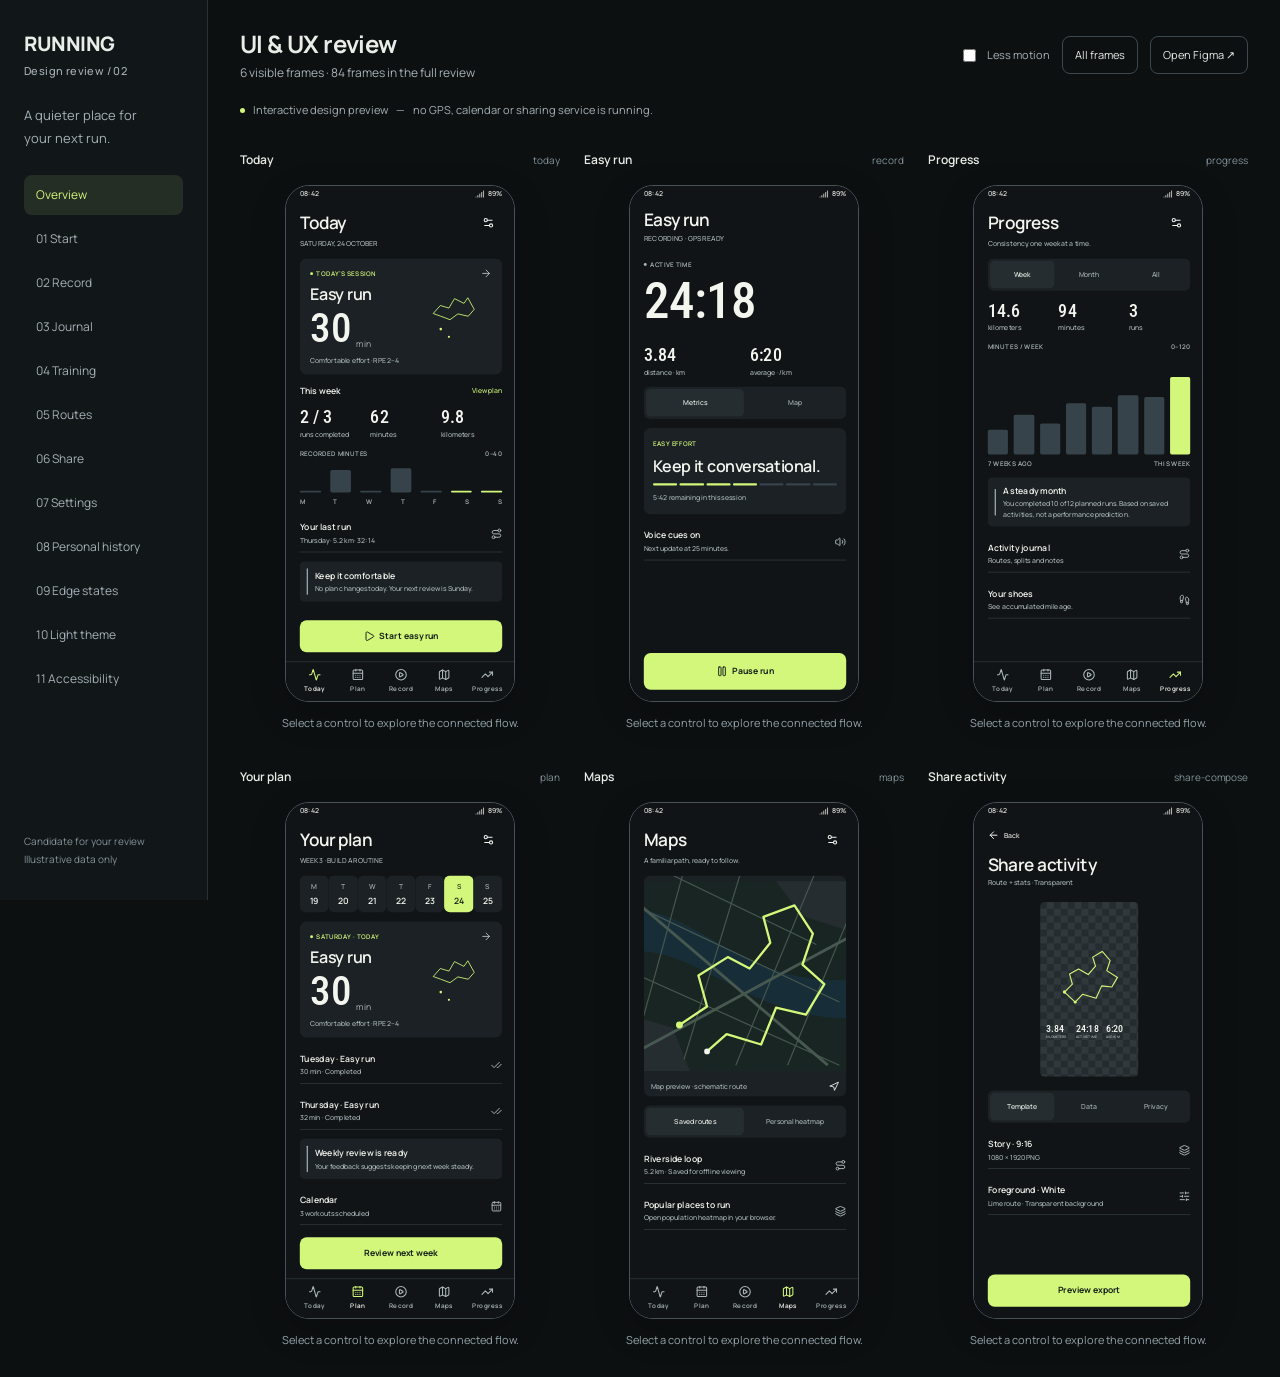
<file: design/review/index.html>
<!doctype html>
<html lang="en">
<head>
  <meta charset="utf-8"><meta name="viewport" content="width=device-width, initial-scale=1">
  <title>Running Tracker — UI and UX review</title>
  <link rel="stylesheet" href="review.css">
</head>
<body>
  <a class="skip" href="#review-content">Skip to frames</a>
  <aside class="review-sidebar">
    <div class="review-brand">RUNNING<br><span>Design review / 02</span></div>
    <p class="review-caption">A quieter place for<br>your next run.</p>
    <nav id="groups" aria-label="Frame groups"></nav>
    <div class="review-sidebar-foot">Candidate for your review<br>Illustrative data only</div>
  </aside>
  <main id="review-content">
    <header class="review-toolbar">
      <div><h1>UI & UX review</h1><p id="review-summary">Complete mobile flows, ready to explore.</p></div>
      <div class="review-tools">
        <label><input type="checkbox" id="reduce-motion"> Less motion</label>
        <button id="show-overview" type="button">All frames</button>
        <a href="https://www.figma.com/design/7CpE47wcyMtInNRhbwt3tD" target="_blank" rel="noreferrer">Open Figma ↗</a>
      </div>
    </header>
    <div class="review-context"><span class="review-dot"></span> Interactive design preview <span>—</span> no GPS, calendar or sharing service is running.</div>
    <div id="frames" class="frame-grid"></div>
    <p id="review-live" class="sr-only" role="status" aria-live="polite"></p>
  </main>
  <script type="module" src="review.mjs"></script>
</body>
</html>
</file>
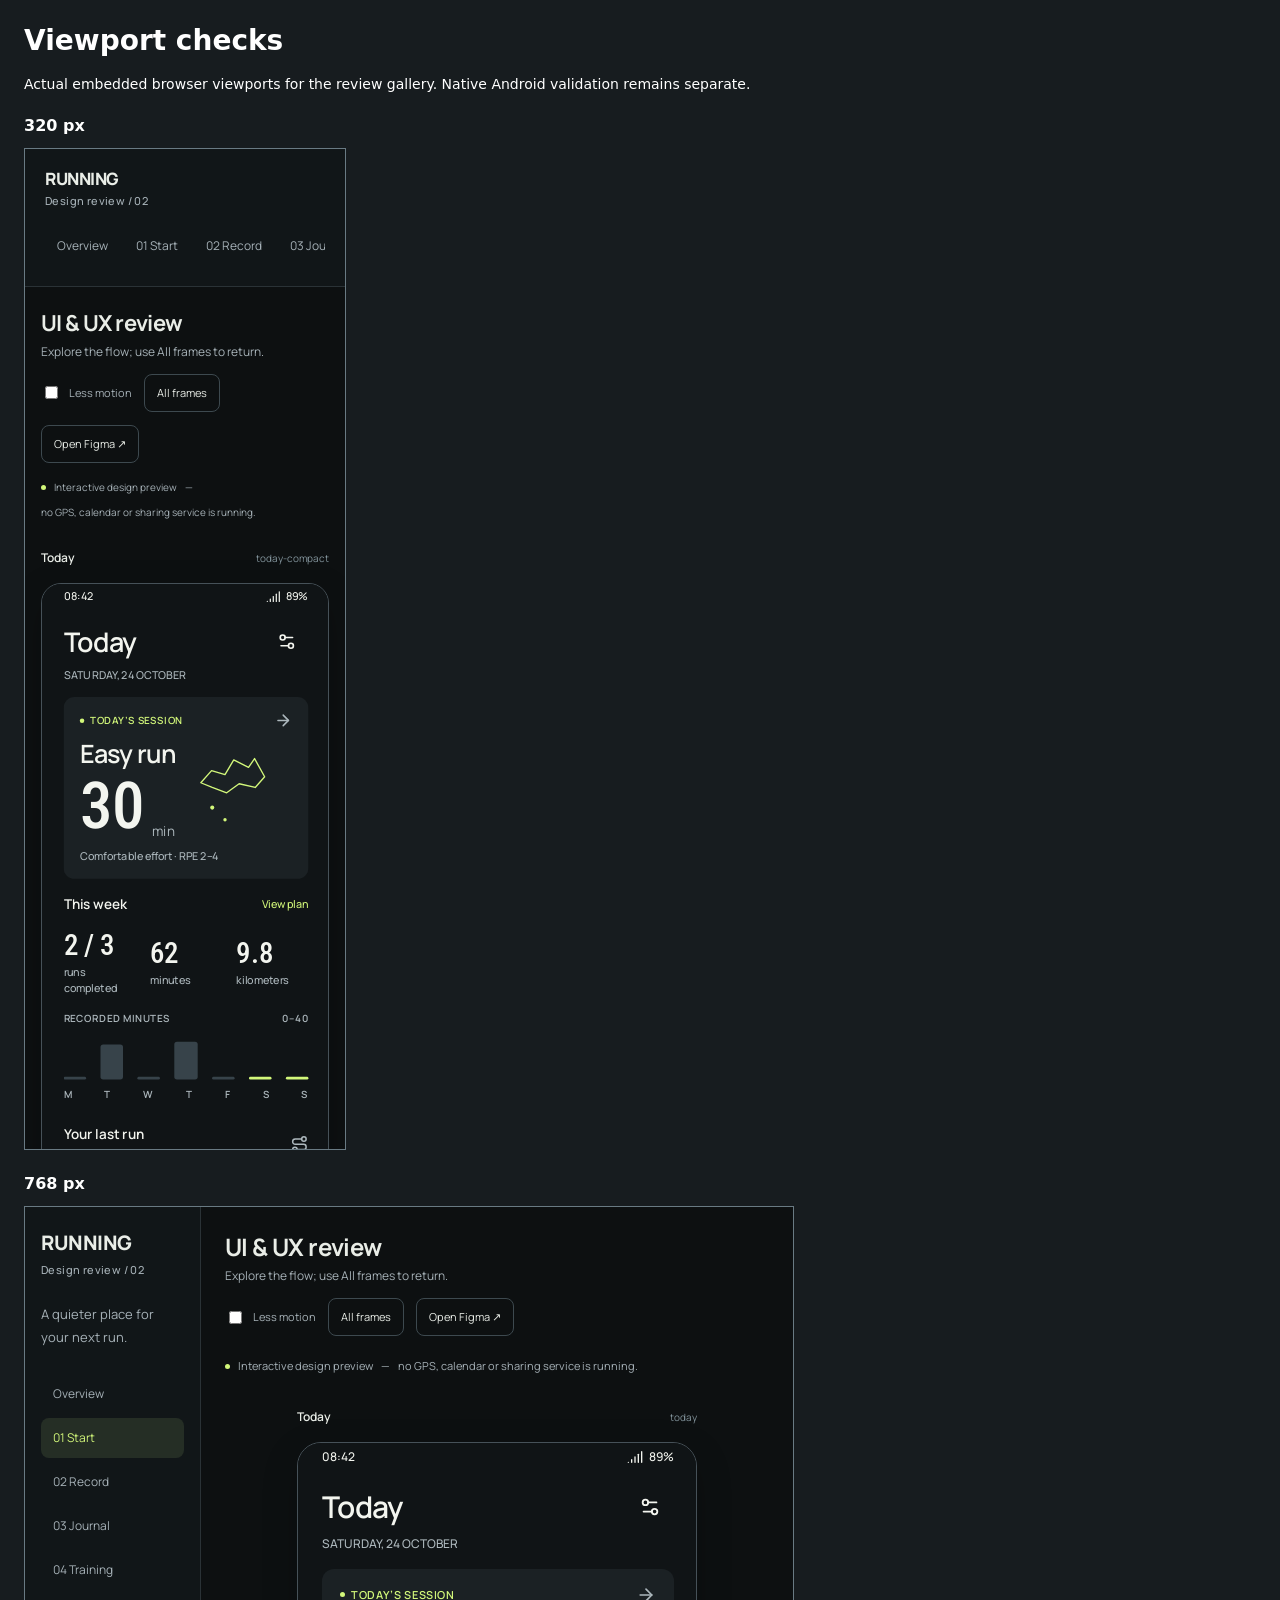
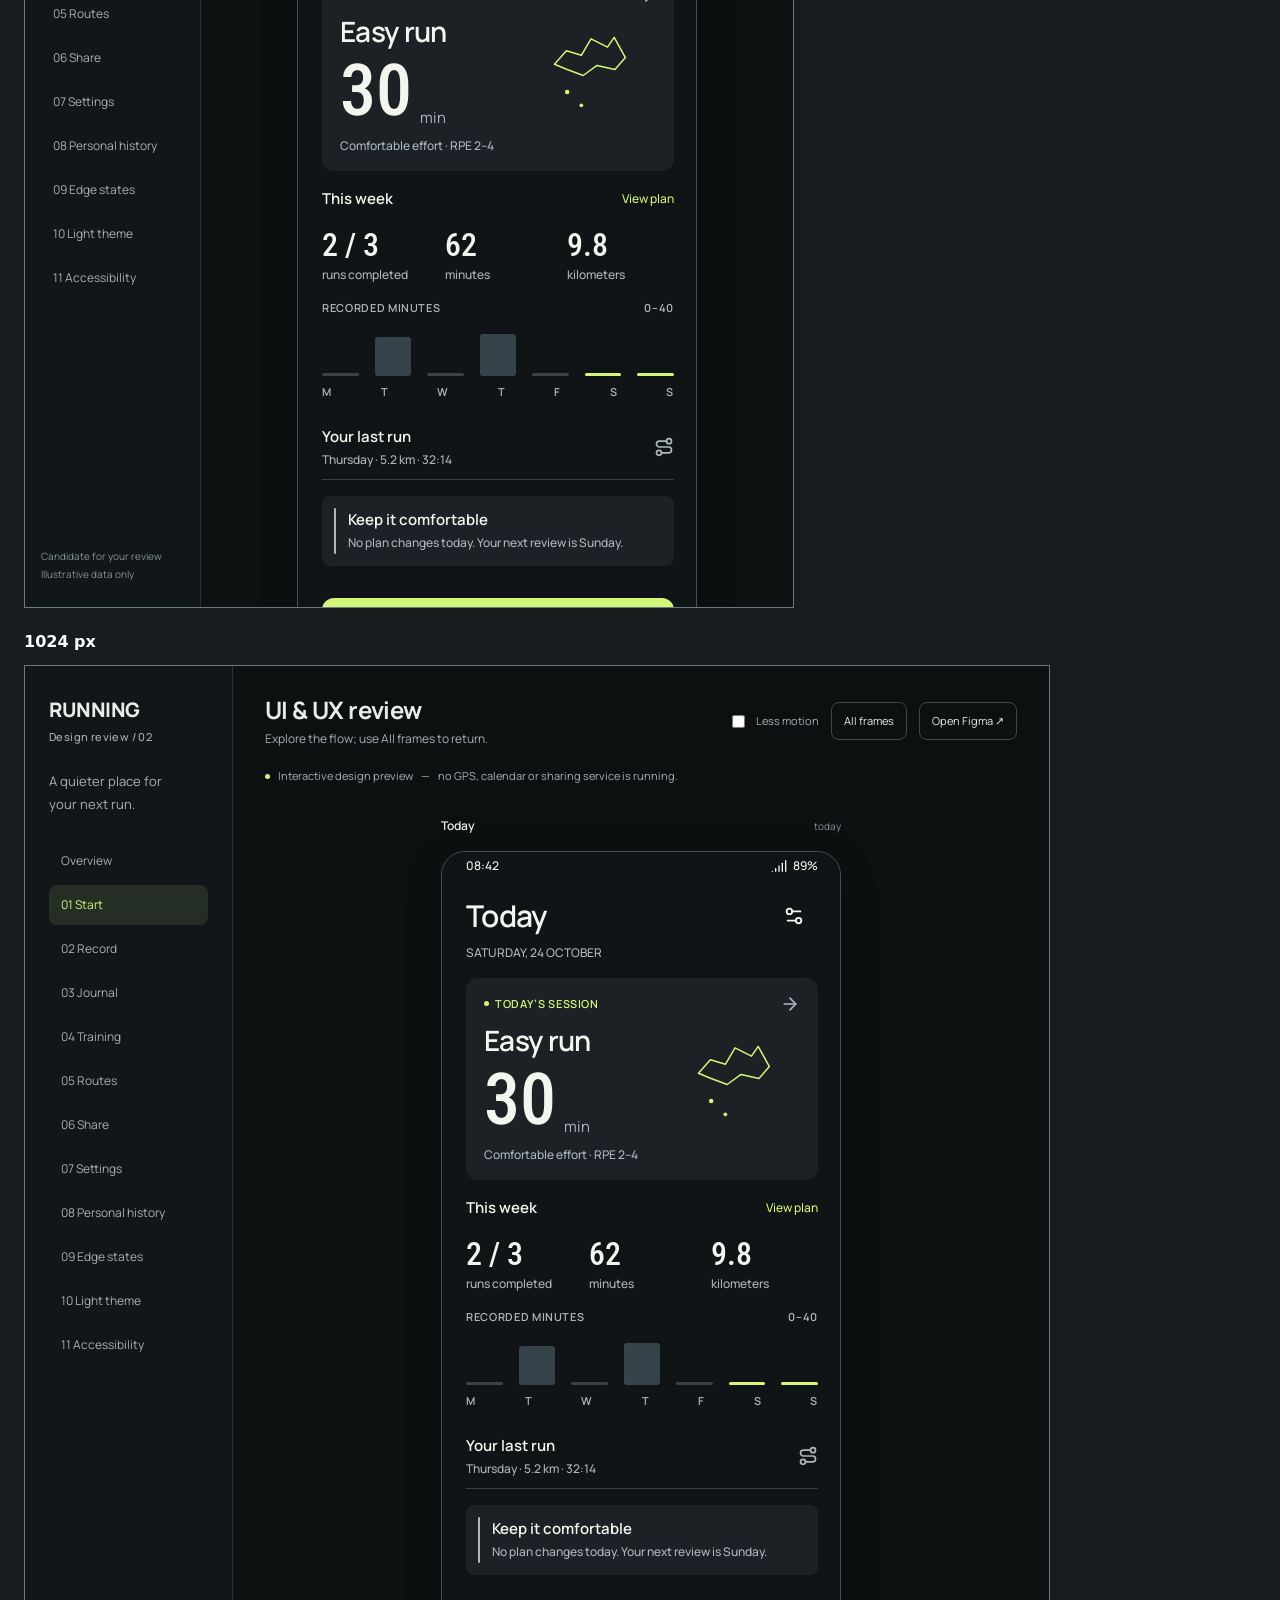
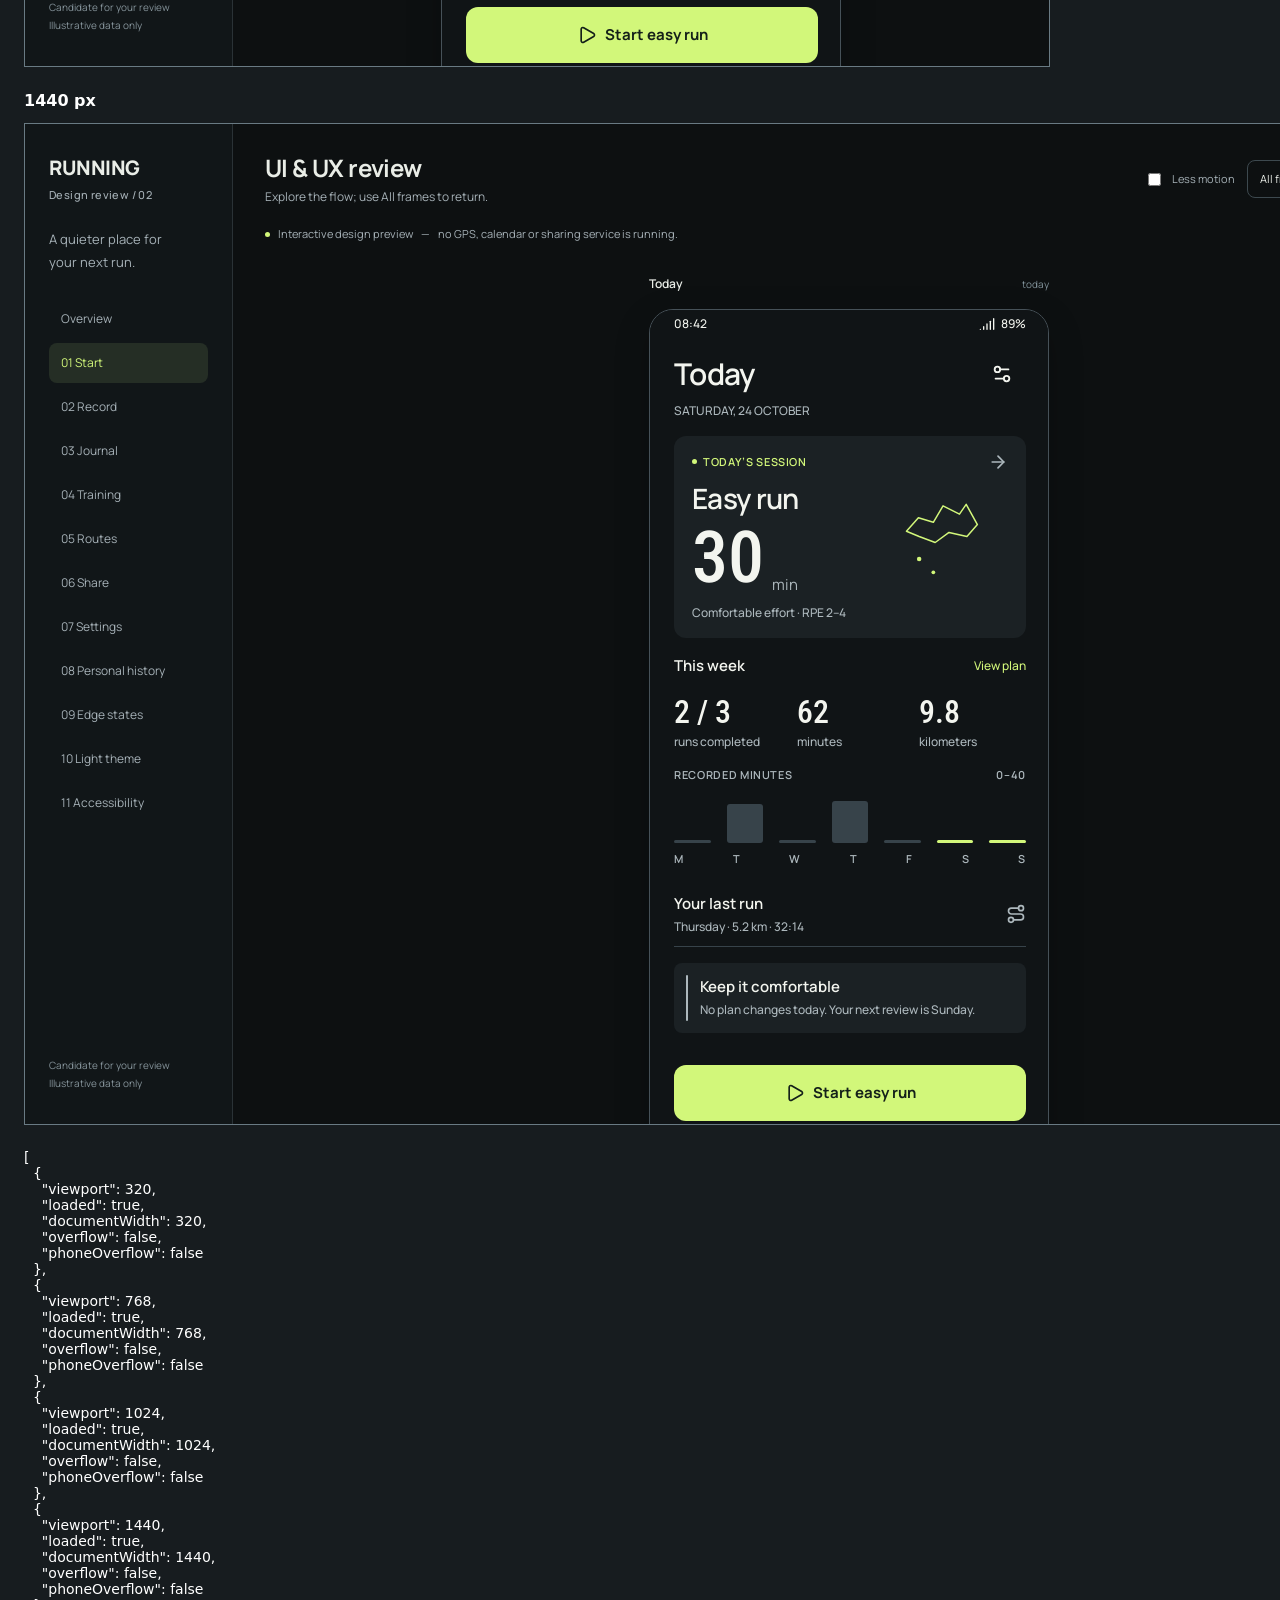
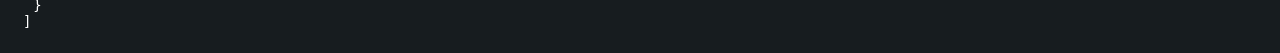
<file: design/review/responsive.html>
<!doctype html>
<html lang="en">
<head><meta charset="utf-8"><title>Design review — viewport checks</title><style>body{margin:24px;background:#171c1f;color:#fff;font:14px system-ui}section{margin:24px 0;width:max-content}iframe{border:1px solid #697a83;height:1000px;display:block;background:#101416}h2{font-size:16px}</style></head>
<body>
<h1>Viewport checks</h1><p>Actual embedded browser viewports for the review gallery. Native Android validation remains separate.</p>
<section><h2>320 px</h2><iframe title="320 pixel review" width="320" src="index.html?qa=1#today-compact"></iframe></section>
<section><h2>768 px</h2><iframe title="768 pixel review" width="768" src="index.html?qa=1#today"></iframe></section>
<section><h2>1024 px</h2><iframe title="1024 pixel review" width="1024" src="index.html?qa=1#today"></iframe></section>
<section><h2>1440 px</h2><iframe title="1440 pixel review" width="1440" src="index.html?qa=1#today"></iframe></section>
<output id="qa-results" style="white-space:pre-wrap;display:block"></output><script>const reports={};addEventListener('message',e=>{if(e.origin!==location.origin||!e.data.reviewViewport)return;reports[e.data.reviewViewport.viewport]=e.data.reviewViewport;document.getElementById('qa-results').textContent=JSON.stringify(Object.values(reports),null,2);});</script></body></html>
</file>
<file: design/review/review.css>
@font-face{font-family:Manrope;src:url('../assets/fonts/Manrope.ttf') format('truetype');font-weight:200 800;font-display:swap}
@font-face{font-family:'Roboto Condensed';src:url('../assets/fonts/RobotoCondensed.ttf') format('truetype');font-weight:100 900;font-display:swap}
:root{font:14px/1.5 Manrope,system-ui,sans-serif;color:#e9ede7;background:#0d1011;--ease-out:cubic-bezier(.23,1,.32,1);--ease-drawer:cubic-bezier(.32,.72,0,1)}
*{box-sizing:border-box}body{margin:0}button,a,input{font:inherit}button,a{-webkit-tap-highlight-color:transparent}button{cursor:pointer}a{color:inherit}button:focus-visible,a:focus-visible,input:focus-visible{outline:3px solid #a0cdf3;outline-offset:4px}.skip{position:fixed;top:-100px;left:16px;padding:12px;background:#d2f77a;color:#142019;z-index:100}.skip:focus{top:16px}
.review-sidebar{position:fixed;inset:0 auto 0 0;width:208px;padding:32px 24px;border-right:1px solid #2a3236;display:flex;flex-direction:column;gap:24px;background:#111618}.review-brand{font-size:20px;font-weight:800;line-height:1.2;letter-spacing:-.5px}.review-brand span{font-size:11px;color:#a6b1b7;font-weight:500;letter-spacing:.4px}.review-caption{font-size:13px;line-height:1.8;color:#a6b1b7;margin:0}.review-sidebar nav{display:flex;flex-direction:column;gap:4px;overflow:auto}.review-sidebar nav button{background:none;border:0;color:#a6b1b7;text-align:left;padding:9px 12px;border-radius:8px;min-height:40px;font-size:12px}.review-sidebar nav button[aria-current=true]{color:#d2f77a;background:#252e25}.review-sidebar-foot{font-size:10px;line-height:1.8;color:#85939a;margin-top:auto}main{margin-left:208px;padding:28px 32px;max-width:1920px}.review-toolbar{display:flex;justify-content:space-between;align-items:center;gap:24px}.review-toolbar h1{margin:0;font-size:24px;line-height:32px;letter-spacing:-.6px}.review-toolbar p{margin:4px 0 0;font-size:12px;color:#a6b1b7}.review-tools{display:flex;align-items:center;gap:12px;font-size:11px;flex-wrap:wrap}.review-tools button,.review-tools a{border:1px solid #3d494f;padding:10px 12px;border-radius:8px;background:none;color:#e9ede7;text-decoration:none}.review-tools label{display:flex;align-items:center;gap:8px;min-height:40px;color:#a6b1b7}.review-tools input{accent-color:#d2f77a}.review-context{display:flex;align-items:center;gap:8px;color:#a6b1b7;font-size:11px;margin:20px 0 28px}.review-dot{width:5px;height:5px;border-radius:50%;background:#d2f77a}.frame-grid{display:grid;grid-template-columns:repeat(auto-fit,minmax(244px,1fr));gap:32px 24px;align-items:start}.frame-tile{min-width:0;margin:0;display:flex;flex-direction:column;align-items:center;gap:12px}.frame-label{width:100%;display:flex;justify-content:space-between;align-items:baseline;gap:8px;font-size:12px}.frame-label button{color:#e9ede7;background:none;border:0;text-align:left;padding:4px 0;font-weight:600}.frame-index{font-size:10px;color:#82939b;font-variant-numeric:tabular-nums}.phone-shell{position:relative;overflow:hidden;border:1px solid #465158;border-radius:24px;background:#101416;box-shadow:0 12px 36px #0003;max-width:100%}.phone{position:absolute;inset:0 auto auto 0;transform-origin:top left;display:flex;flex-direction:column;overflow:hidden;font-family:Manrope,sans-serif;font-size:15px}.scene{flex-shrink:0;min-width:0}.scene-box{display:flex}.scene-text{margin:0;white-space:pre-wrap;overflow-wrap:break-word;min-width:0}.scene-icon{display:flex;flex-shrink:0}.scene-icon svg{width:100%;height:100%}.scene-svg{display:flex;flex-shrink:0;overflow:hidden}.scene-svg svg{width:100%;height:100%;object-fit:cover}.scene-action{background:transparent;padding:0;appearance:none;color:inherit;border:0;text-align:inherit;font:inherit;text-decoration:none;cursor:pointer;touch-action:manipulation;transition:transform 100ms var(--ease-out);width:100%}.scene-action:active{transform:scale(.97)}.scene-action:focus-visible{outline:3px solid var(--blue);outline-offset:2px;position:relative;z-index:2}.scene-scroll{overflow-y:auto;overscroll-behavior:contain;scrollbar-width:none;min-height:0;flex-shrink:1}.scene-scroll::-webkit-scrollbar{display:none}.scene-share{--text:#f3f5ef;--muted:#adb8bd}.scene-checker{background-image:conic-gradient(#30383c 25%,#252c30 0 50%,#30383c 0 75%,#252c30 0);background-size:24px 24px}.scene-landscape{background:linear-gradient(158deg,transparent 46%,#3a5141 46% 61%,transparent 61%),linear-gradient(20deg,#25362b 55%,#78928c 55% 66%,#24363b 66%)}.scene-note{max-width:350px;font-size:11px;line-height:1.6;color:#9babb3;margin:0}.frame-grid.focused{grid-template-columns:minmax(280px,440px);justify-content:center}.focused .frame-label{max-width:400px}.screen-enter{animation:screen-in 200ms var(--ease-out) both}@keyframes screen-in{from{opacity:0;transform:translateY(8px)}to{opacity:1;transform:translateY(0)}}.sr-only{position:absolute;width:1px;height:1px;overflow:hidden;clip-path:inset(50%);white-space:nowrap}.scene-loading{opacity:.55}.large-text .scene-box{flex-shrink:0}.large-text .scene-action{height:auto!important;min-height:80px}
@media(hover:hover) and (pointer:fine){.review-sidebar nav button:hover{color:#e9ede7;background:#20272b}.frame-label button:hover{color:#d2f77a}.scene-action:hover{filter:brightness(1.05)}}
@media(prefers-reduced-motion:reduce){.scene-action{transition:opacity 120ms var(--ease-out)}.scene-action:active{transform:none;opacity:.85}.screen-enter{animation:screen-fade 120ms var(--ease-out) both}}
[data-reduce-motion=true] .scene-action{transition:opacity 120ms var(--ease-out)}[data-reduce-motion=true] .scene-action:active{transform:none;opacity:.85}[data-reduce-motion=true] .screen-enter{animation:screen-fade 120ms var(--ease-out) both}.keyboard-nav .screen-enter{animation:none!important}@keyframes screen-fade{from{opacity:0}to{opacity:1}}
@media(max-width:1023px){.review-sidebar{width:176px;padding:24px 16px}main{margin-left:176px;padding:24px}.review-toolbar{align-items:flex-start;flex-direction:column;gap:12px}.review-context{line-height:1.7;flex-wrap:wrap}}
@media(max-width:767px){.review-sidebar{position:static;width:auto;padding:20px;gap:16px;border-right:0;border-bottom:1px solid #2a3236}.review-brand{font-size:17px}.review-caption,.review-sidebar-foot{display:none}.review-sidebar nav{flex-direction:row;overflow:auto}.review-sidebar nav button{white-space:nowrap;flex-shrink:0}main{margin:0;padding:20px 16px}.review-toolbar h1{font-size:22px}.frame-grid{grid-template-columns:repeat(auto-fit,minmax(240px,1fr));gap:28px}.review-context{font-size:10px;margin:16px 0 24px}.phone-shell{border-radius:20px}.scene-note{max-width:300px}}

.scene-text.scene-action{width:auto;position:relative}.scene-text.scene-action::after{content:"";position:absolute;inset:-16px -8px}

.scene-action:disabled{opacity:.5;cursor:default}.scene-action:disabled:active{transform:none}

.keyboard-nav .scene-action{transition:none}.keyboard-nav .scene-action:active{transform:none;opacity:.85}
</file>
